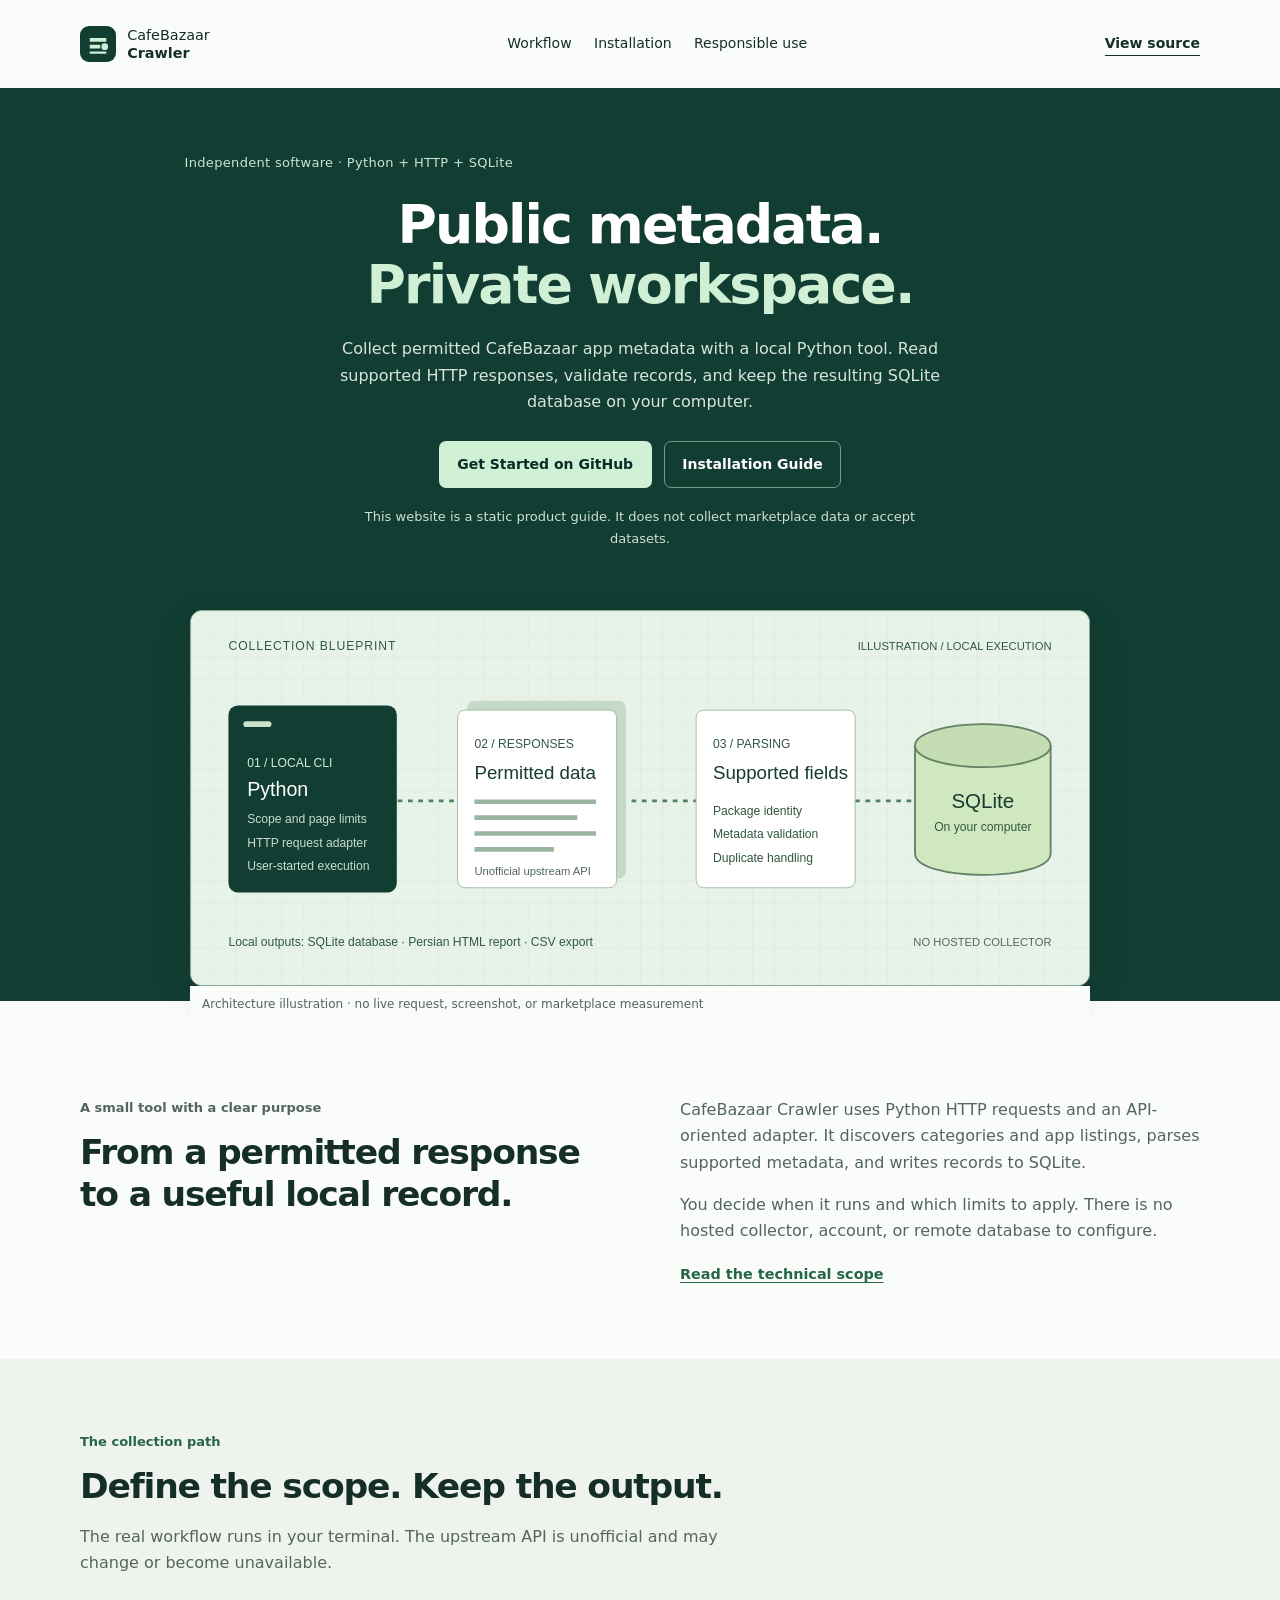
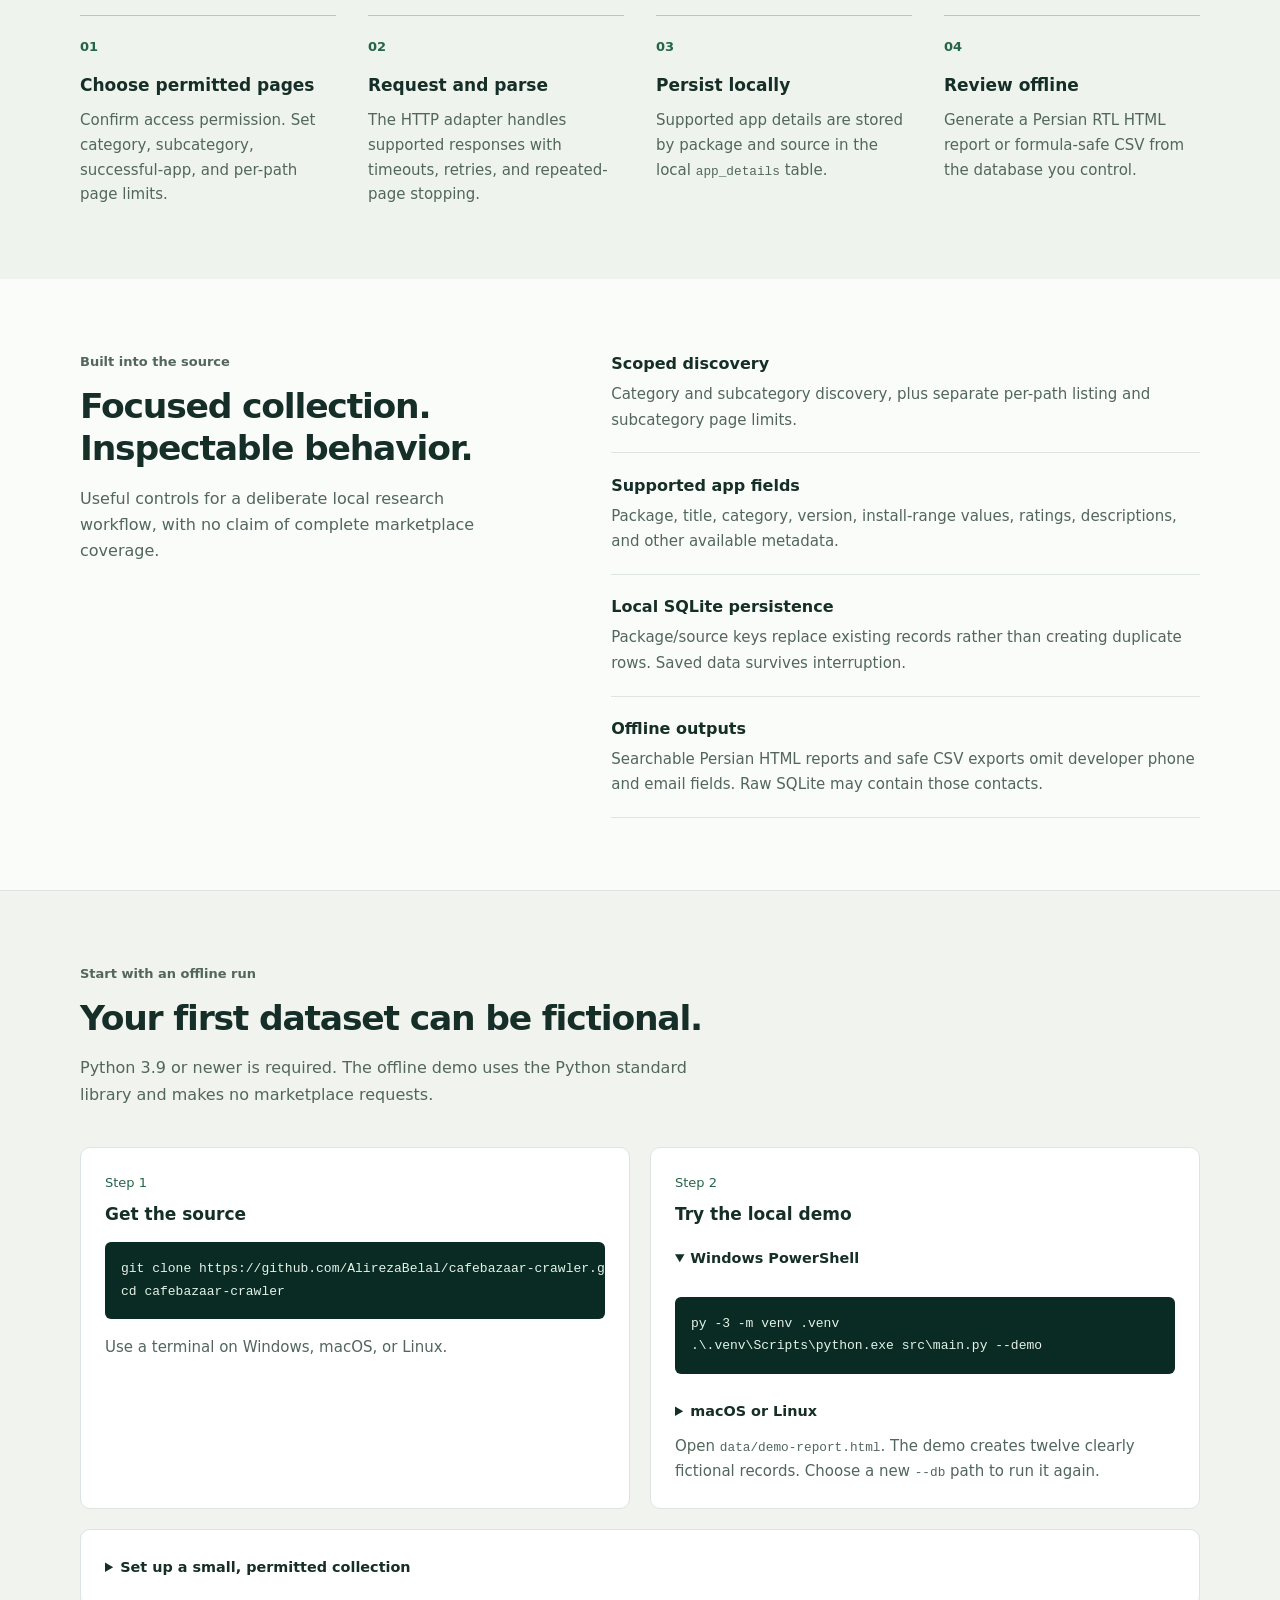
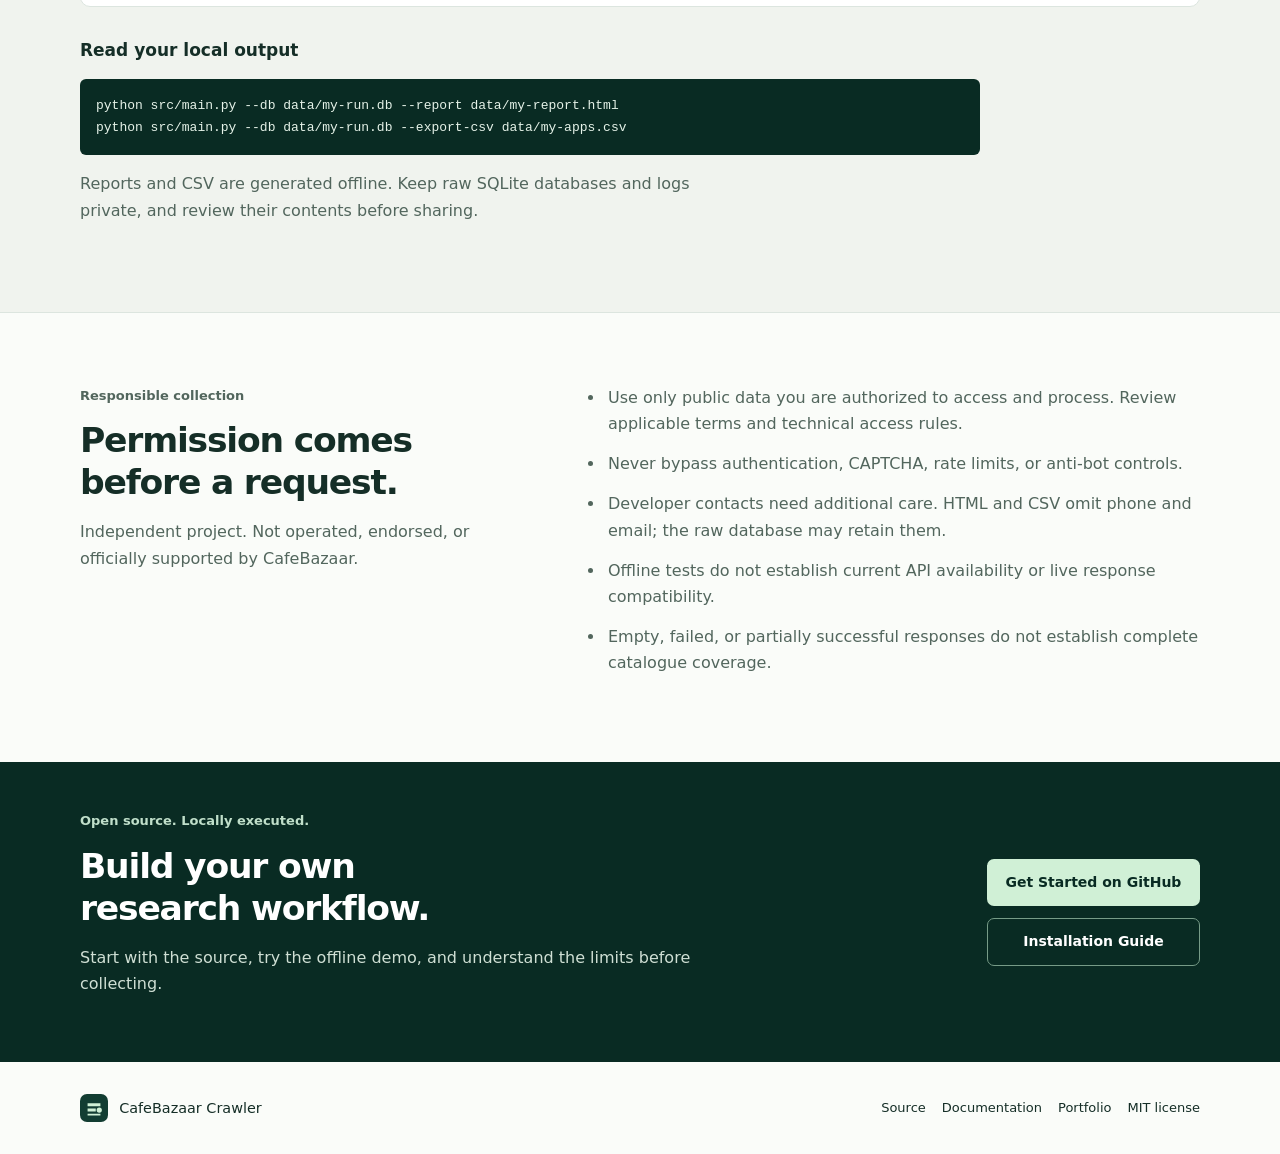
<file: site/index.html>
<!doctype html>
<html lang="en">
<head>
  <meta charset="utf-8">
  <meta name="viewport" content="width=device-width, initial-scale=1">
  <meta name="theme-color" content="#123d32">
  <meta name="description" content="CafeBazaar Crawler is local Python software for collecting permitted public app metadata through HTTP responses and storing it in SQLite.">
  <meta http-equiv="Content-Security-Policy" content="default-src 'self'; script-src 'none'; connect-src 'none'; img-src 'self'; style-src 'self'; font-src 'self'; object-src 'none'; base-uri 'self'; form-action 'none'">
  <link rel="canonical" href="https://alirezabelal.github.io/cafebazaar-crawler/">
  <link rel="icon" href="./assets/mark.svg" type="image/svg+xml">
  <link rel="stylesheet" href="./styles.css">
  <meta property="og:title" content="CafeBazaar Crawler — Your local metadata workspace">
  <meta property="og:description" content="Collect deliberately. Parse supported responses. Keep SQLite and offline reports on your own computer.">
  <meta property="og:url" content="https://alirezabelal.github.io/cafebazaar-crawler/">
  <meta property="og:type" content="website">
  <title>CafeBazaar Crawler — Local Python metadata collection</title>
</head>
<body>
<a class="skip" href="#main">Skip to content</a>
<header class="header wrap">
  <a class="brand" href="#top"><img src="./assets/mark.svg" width="36" height="36" alt=""><span>CafeBazaar <strong>Crawler</strong></span></a>
  <nav aria-label="Main navigation"><a href="#workflow">Workflow</a><a href="#installation">Installation</a><a href="#boundaries">Responsible use</a></nav>
  <a class="header-link" href="https://github.com/AlirezaBelal/cafebazaar-crawler">View source</a>
</header>
<main id="main">
  <section class="hero" id="top" aria-labelledby="hero-title">
    <div class="wrap hero-inner">
      <p class="eyebrow">Independent software · Python + HTTP + SQLite</p>
      <h1 id="hero-title">Public metadata.<br><span>Private workspace.</span></h1>
      <p class="hero-copy">Collect permitted CafeBazaar app metadata with a local Python tool. Read supported HTTP responses, validate records, and keep the resulting SQLite database on your computer.</p>
      <div class="actions"><a class="button primary" href="https://github.com/AlirezaBelal/cafebazaar-crawler">Get Started on GitHub</a><a class="button secondary" href="#installation">Installation Guide</a></div>
      <p class="hero-note">This website is a static product guide. It does not collect marketplace data or accept datasets.</p>
      <figure class="blueprint"><img src="./assets/collection-flow.svg" width="960" height="400" alt="Illustrated architecture: a local Python CLI requests permitted CafeBazaar responses, parses supported fields, and saves records into local SQLite."><figcaption>Architecture illustration · no live request, screenshot, or marketplace measurement</figcaption></figure>
    </div>
  </section>

  <section class="wrap overview section" aria-labelledby="overview-title">
    <div><p class="section-label">A small tool with a clear purpose</p><h2 id="overview-title">From a permitted response<br>to a useful local record.</h2></div>
    <div><p>CafeBazaar Crawler uses Python HTTP requests and an API-oriented adapter. It discovers categories and app listings, parses supported metadata, and writes records to SQLite.</p><p>You decide when it runs and which limits to apply. There is no hosted collector, account, or remote database to configure.</p><a class="inline-link" href="https://github.com/AlirezaBelal/cafebazaar-crawler/blob/master/PRODUCT.md">Read the technical scope</a></div>
  </section>

  <section class="workflow section" id="workflow" aria-labelledby="workflow-title"><div class="wrap">
    <div class="section-heading"><p class="section-label">The collection path</p><h2 id="workflow-title">Define the scope. Keep the output.</h2><p>The real workflow runs in your terminal. The upstream API is unofficial and may change or become unavailable.</p></div>
    <ol class="flow-list">
      <li><span class="index">01</span><h3>Choose permitted pages</h3><p>Confirm access permission. Set category, subcategory, successful-app, and per-path page limits.</p></li>
      <li><span class="index">02</span><h3>Request and parse</h3><p>The HTTP adapter handles supported responses with timeouts, retries, and repeated-page stopping.</p></li>
      <li><span class="index">03</span><h3>Persist locally</h3><p>Supported app details are stored by package and source in the local <code>app_details</code> table.</p></li>
      <li><span class="index">04</span><h3>Review offline</h3><p>Generate a Persian RTL HTML report or formula-safe CSV from the database you control.</p></li>
    </ol>
  </div></section>

  <section class="wrap section capabilities" aria-labelledby="capabilities-title">
    <div><p class="section-label">Built into the source</p><h2 id="capabilities-title">Focused collection.<br>Inspectable behavior.</h2><p>Useful controls for a deliberate local research workflow, with no claim of complete marketplace coverage.</p></div>
    <dl class="capability-list">
      <div><dt>Scoped discovery</dt><dd>Category and subcategory discovery, plus separate per-path listing and subcategory page limits.</dd></div>
      <div><dt>Supported app fields</dt><dd>Package, title, category, version, install-range values, ratings, descriptions, and other available metadata.</dd></div>
      <div><dt>Local SQLite persistence</dt><dd>Package/source keys replace existing records rather than creating duplicate rows. Saved data survives interruption.</dd></div>
      <div><dt>Offline outputs</dt><dd>Searchable Persian HTML reports and safe CSV exports omit developer phone and email fields. Raw SQLite may contain those contacts.</dd></div>
    </dl>
  </section>

  <section class="setup section" id="installation" aria-labelledby="install-title"><div class="wrap">
    <div class="section-heading"><p class="section-label">Start with an offline run</p><h2 id="install-title">Your first dataset can be fictional.</h2><p>Python 3.9 or newer is required. The offline demo uses the Python standard library and makes no marketplace requests.</p></div>
    <div class="setup-grid">
      <article><span class="step">Step 1</span><h3>Get the source</h3><pre tabindex="0" aria-label="Clone the repository"><code>git clone https://github.com/AlirezaBelal/cafebazaar-crawler.git
cd cafebazaar-crawler</code></pre><p>Use a terminal on Windows, macOS, or Linux.</p></article>
      <article><span class="step">Step 2</span><h3>Try the local demo</h3><details open><summary>Windows PowerShell</summary><pre tabindex="0" aria-label="Windows offline demo"><code>py -3 -m venv .venv
.\.venv\Scripts\python.exe src\main.py --demo</code></pre></details><details><summary>macOS or Linux</summary><pre tabindex="0" aria-label="macOS and Linux offline demo"><code>python3 -m venv .venv
. .venv/bin/activate
python src/main.py --demo</code></pre></details><p>Open <code>data/demo-report.html</code>. The demo creates twelve clearly fictional records. Choose a new <code>--db</code> path to run it again.</p></article>
    </div>
    <details class="live-guide"><summary>Set up a small, permitted collection</summary><div class="details-body"><p>First confirm that your intended access and use are allowed. Install the network dependencies inside the virtual environment:</p><pre tabindex="0" aria-label="Install network dependencies"><code># Windows PowerShell
.\.venv\Scripts\python.exe -m pip install -r requirements.txt
# macOS / Linux, with the environment activated
python -m pip install -r requirements.txt</code></pre><p>Use the environment’s Python executable for this deliberately small example:</p><pre tabindex="0" aria-label="Bounded collection command"><code>python src/main.py --category-limit 1 --subcategory-limit 1 --max-apps 3 --max-list-pages 1 --max-subcategory-pages 1</code></pre><p><strong>These are not global request limits.</strong> The app limit counts successful saves; page limits apply separately per path. Retries can issue additional HTTP requests. Keep conservative delays and stop if access is refused.</p><p>The default database is <code>data/cafebazaar_results.db</code>. Running without arguments makes no network requests. <code>--full</code> explicitly enables an unbounded collection and should not be a first run.</p></div></details>
    <div class="output-guide"><h3>Read your local output</h3><pre tabindex="0" aria-label="Generate local reports and CSV"><code>python src/main.py --db data/my-run.db --report data/my-report.html
python src/main.py --db data/my-run.db --export-csv data/my-apps.csv</code></pre><p>Reports and CSV are generated offline. Keep raw SQLite databases and logs private, and review their contents before sharing.</p></div>
  </div></section>

  <section class="wrap section trust" id="boundaries" aria-labelledby="trust-title">
    <div><p class="section-label">Responsible collection</p><h2 id="trust-title">Permission comes<br>before a request.</h2><p>Independent project. Not operated, endorsed, or officially supported by CafeBazaar.</p></div>
    <ul><li>Use only public data you are authorized to access and process. Review applicable terms and technical access rules.</li><li>Never bypass authentication, CAPTCHA, rate limits, or anti-bot controls.</li><li>Developer contacts need additional care. HTML and CSV omit phone and email; the raw database may retain them.</li><li>Offline tests do not establish current API availability or live response compatibility.</li><li>Empty, failed, or partially successful responses do not establish complete catalogue coverage.</li></ul>
  </section>
  <section class="closing"><div class="wrap"><div><p class="section-label">Open source. Locally executed.</p><h2>Build your own research workflow.</h2><p>Start with the source, try the offline demo, and understand the limits before collecting.</p></div><div class="actions"><a class="button primary" href="https://github.com/AlirezaBelal/cafebazaar-crawler">Get Started on GitHub</a><a class="button secondary" href="https://github.com/AlirezaBelal/cafebazaar-crawler#installation">Installation Guide</a></div></div></section>
</main>
<footer class="wrap footer"><a class="brand" href="#top"><img src="./assets/mark.svg" width="28" height="28" alt=""><span>CafeBazaar Crawler</span></a><nav aria-label="Footer navigation"><a href="https://github.com/AlirezaBelal/cafebazaar-crawler">Source</a><a href="https://github.com/AlirezaBelal/cafebazaar-crawler/blob/master/PRODUCT.md">Documentation</a><a href="https://alirezabelal.github.io/work/lab/cafebazaar-crawler/">Portfolio</a><a href="https://github.com/AlirezaBelal/cafebazaar-crawler/blob/master/LICENSE">MIT license</a></nav></footer>
</body></html>
</file>
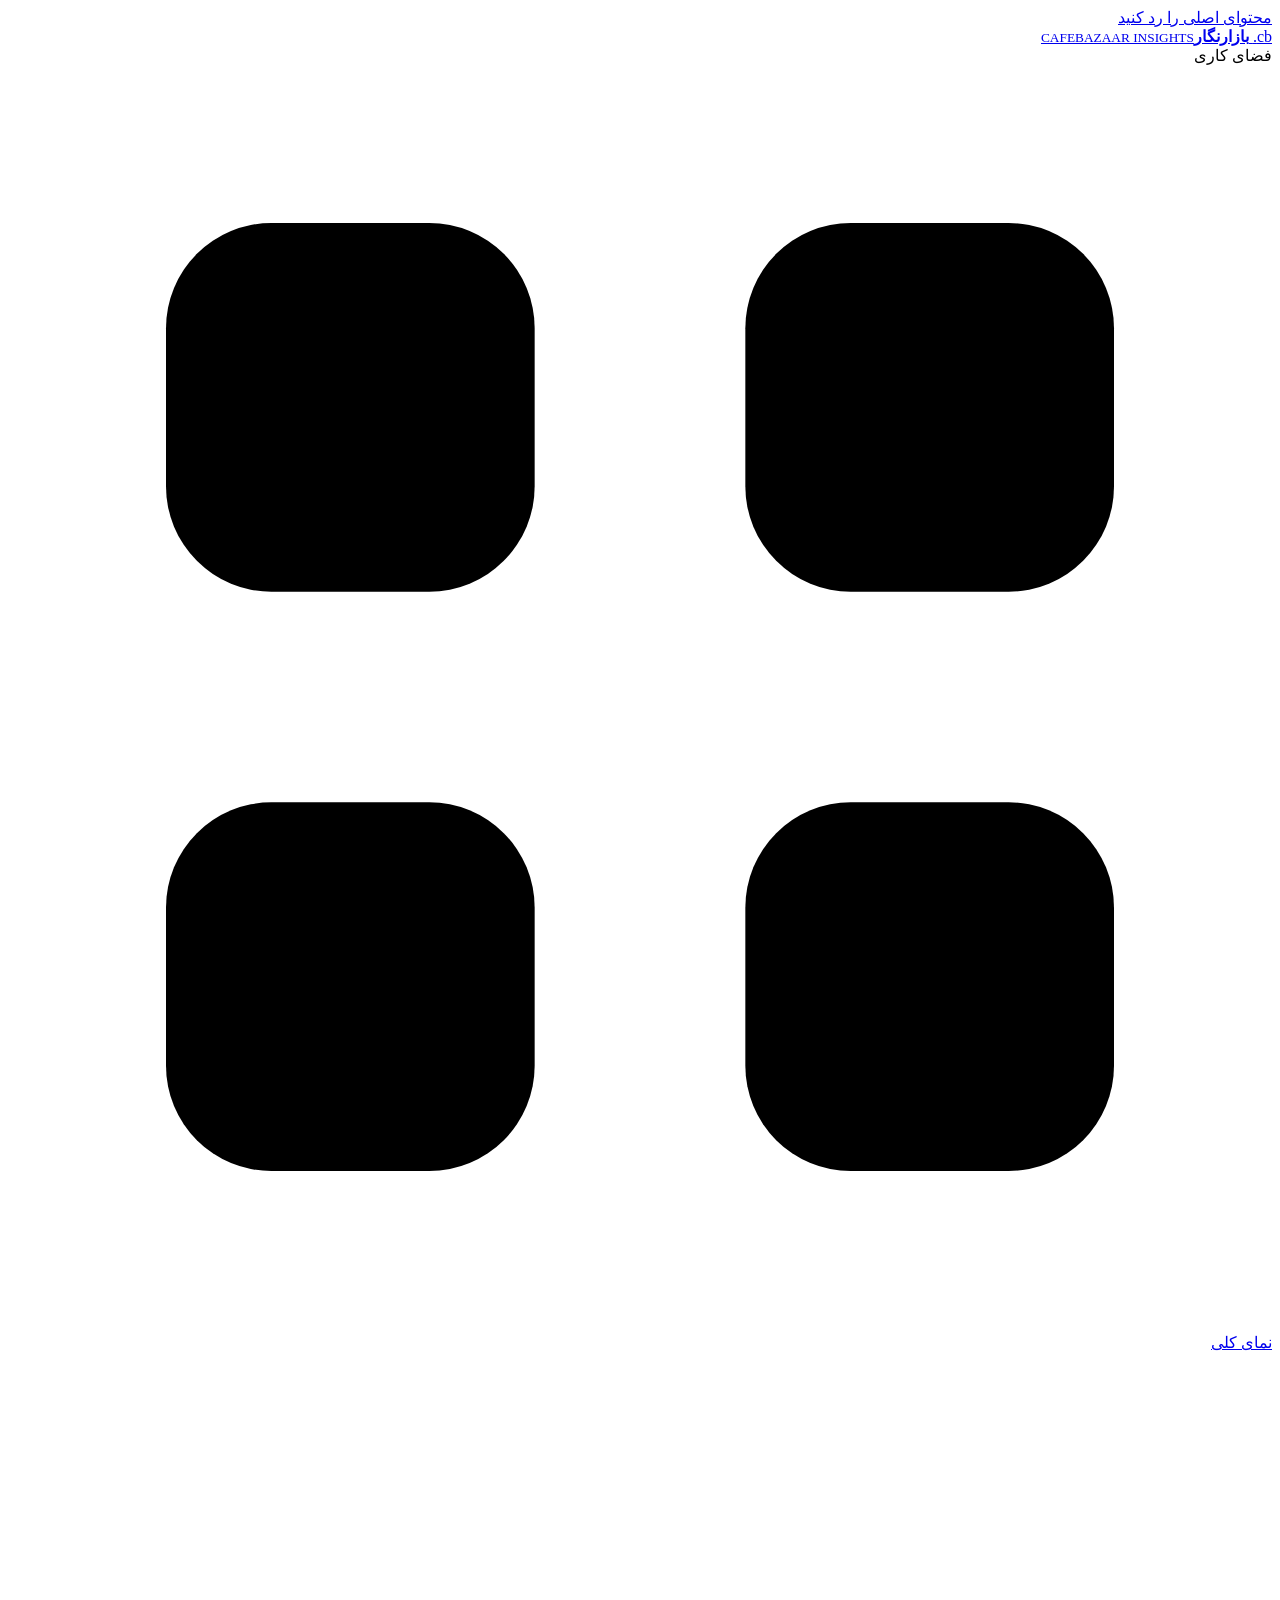
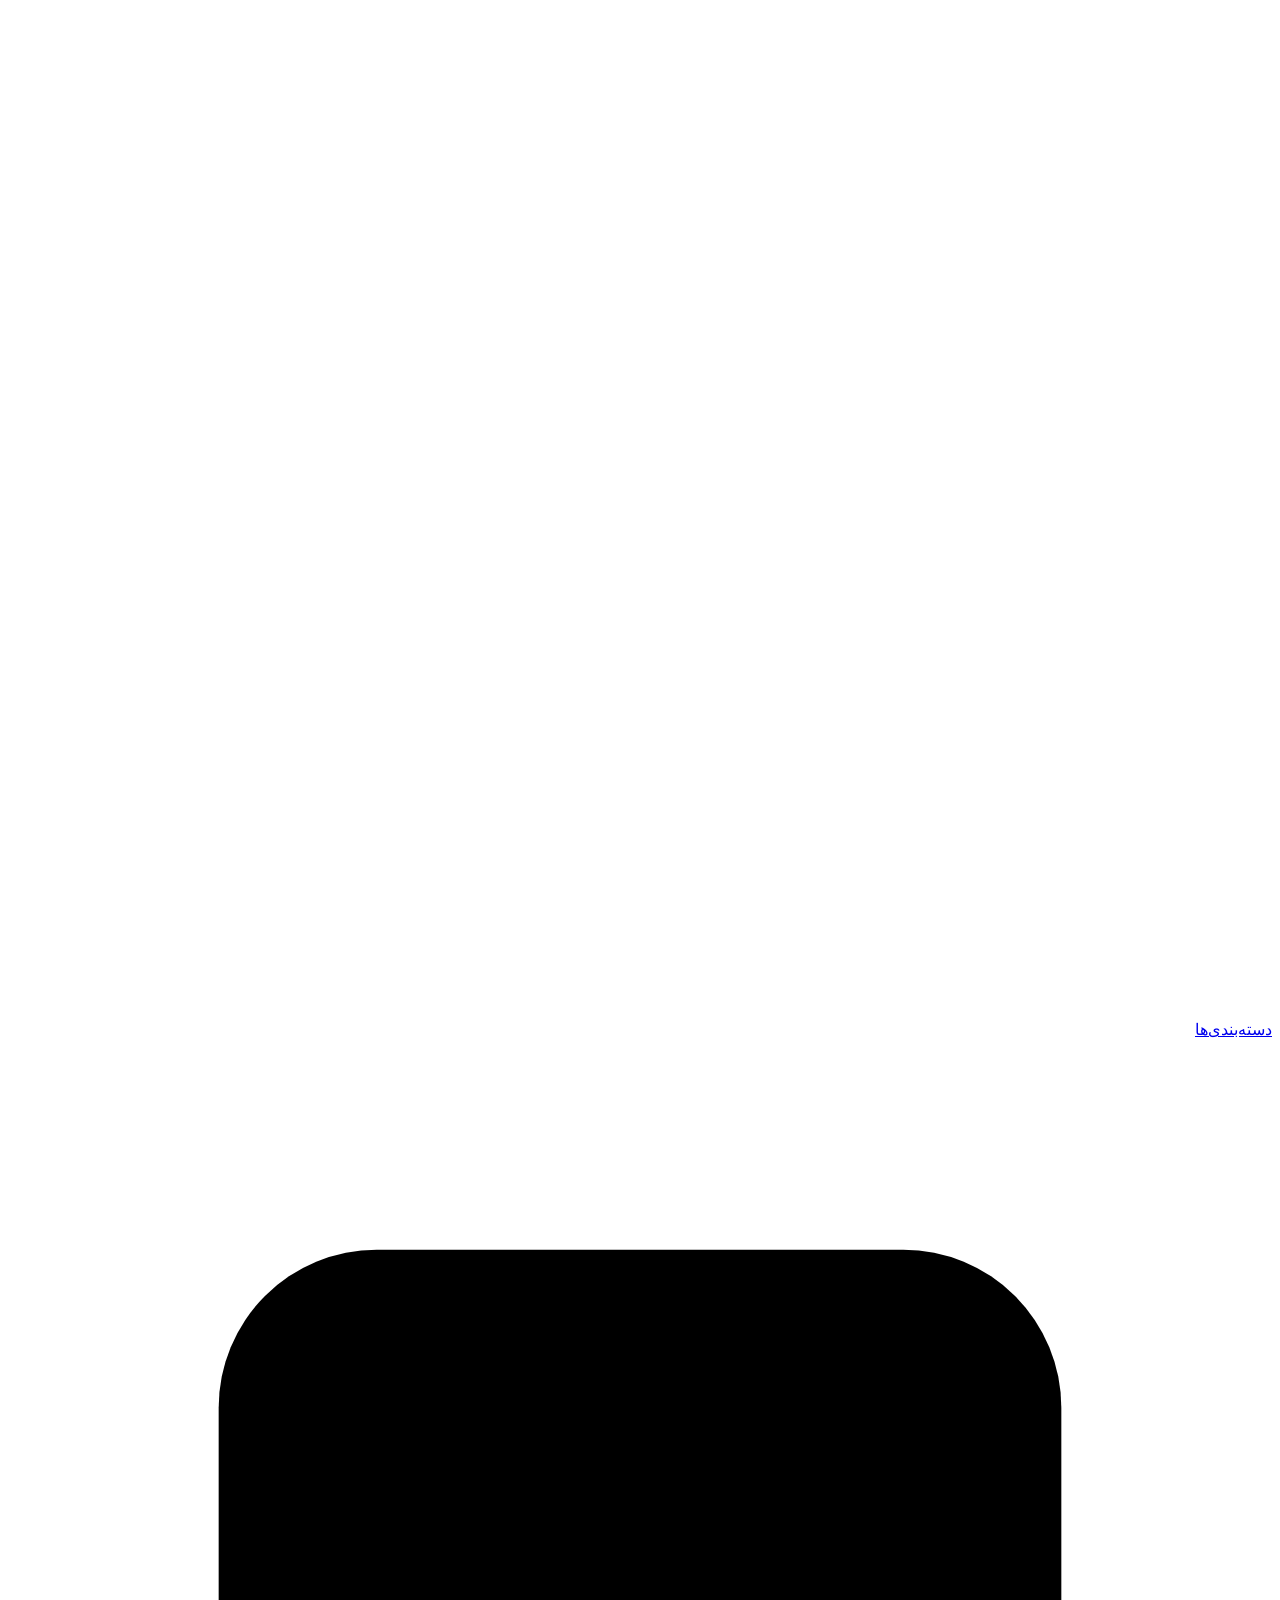
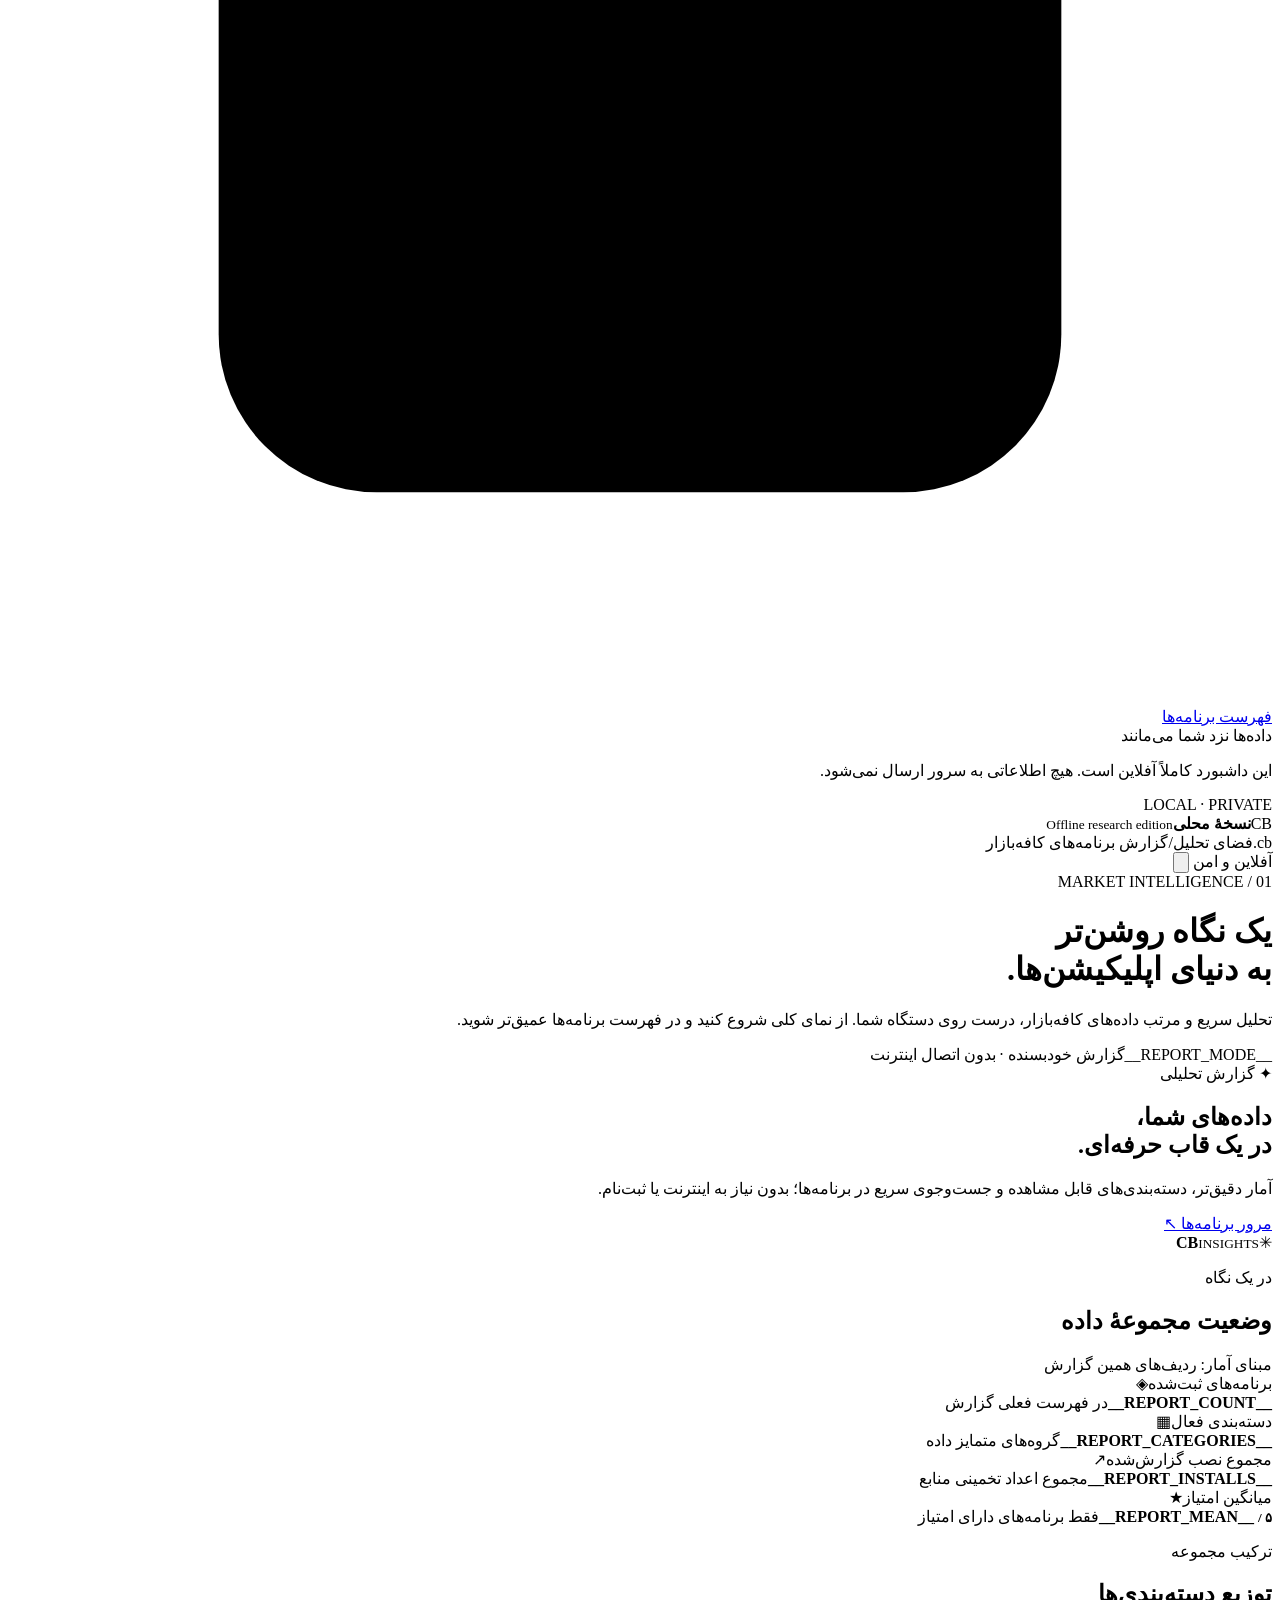
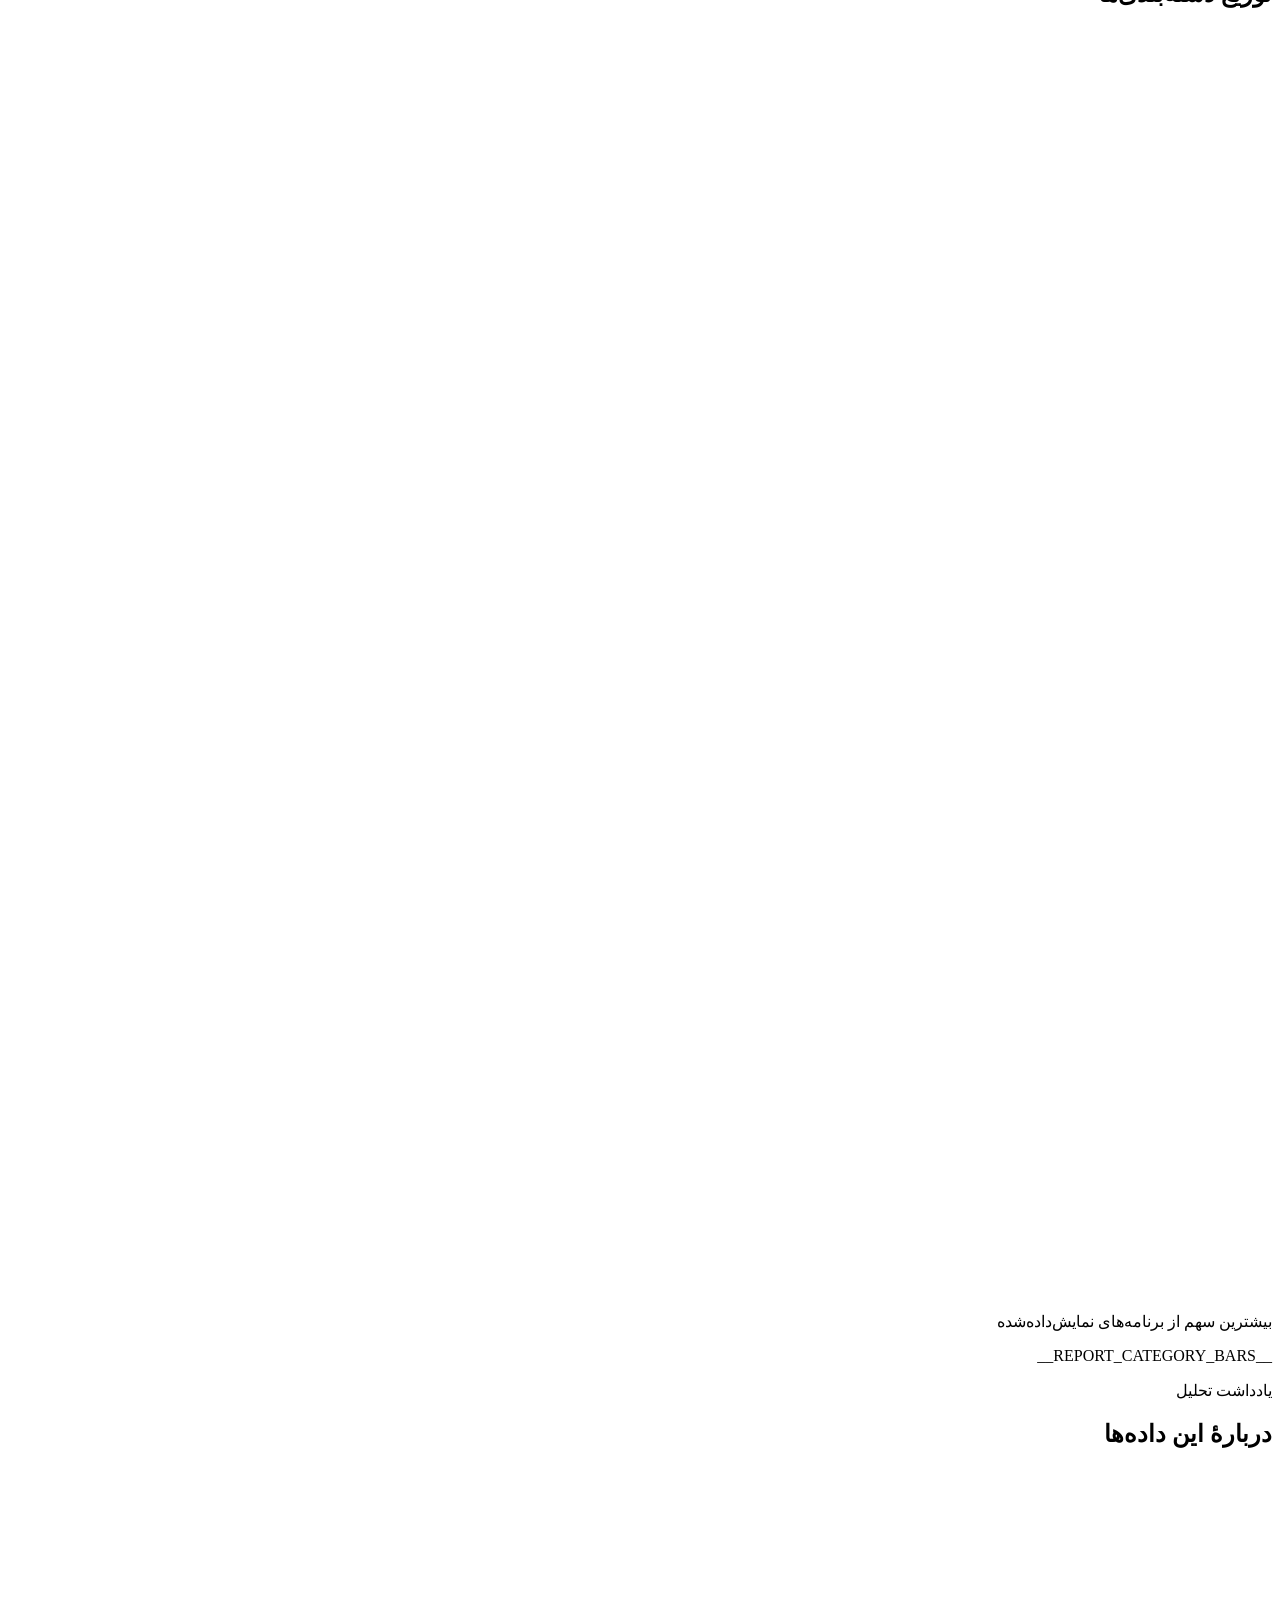
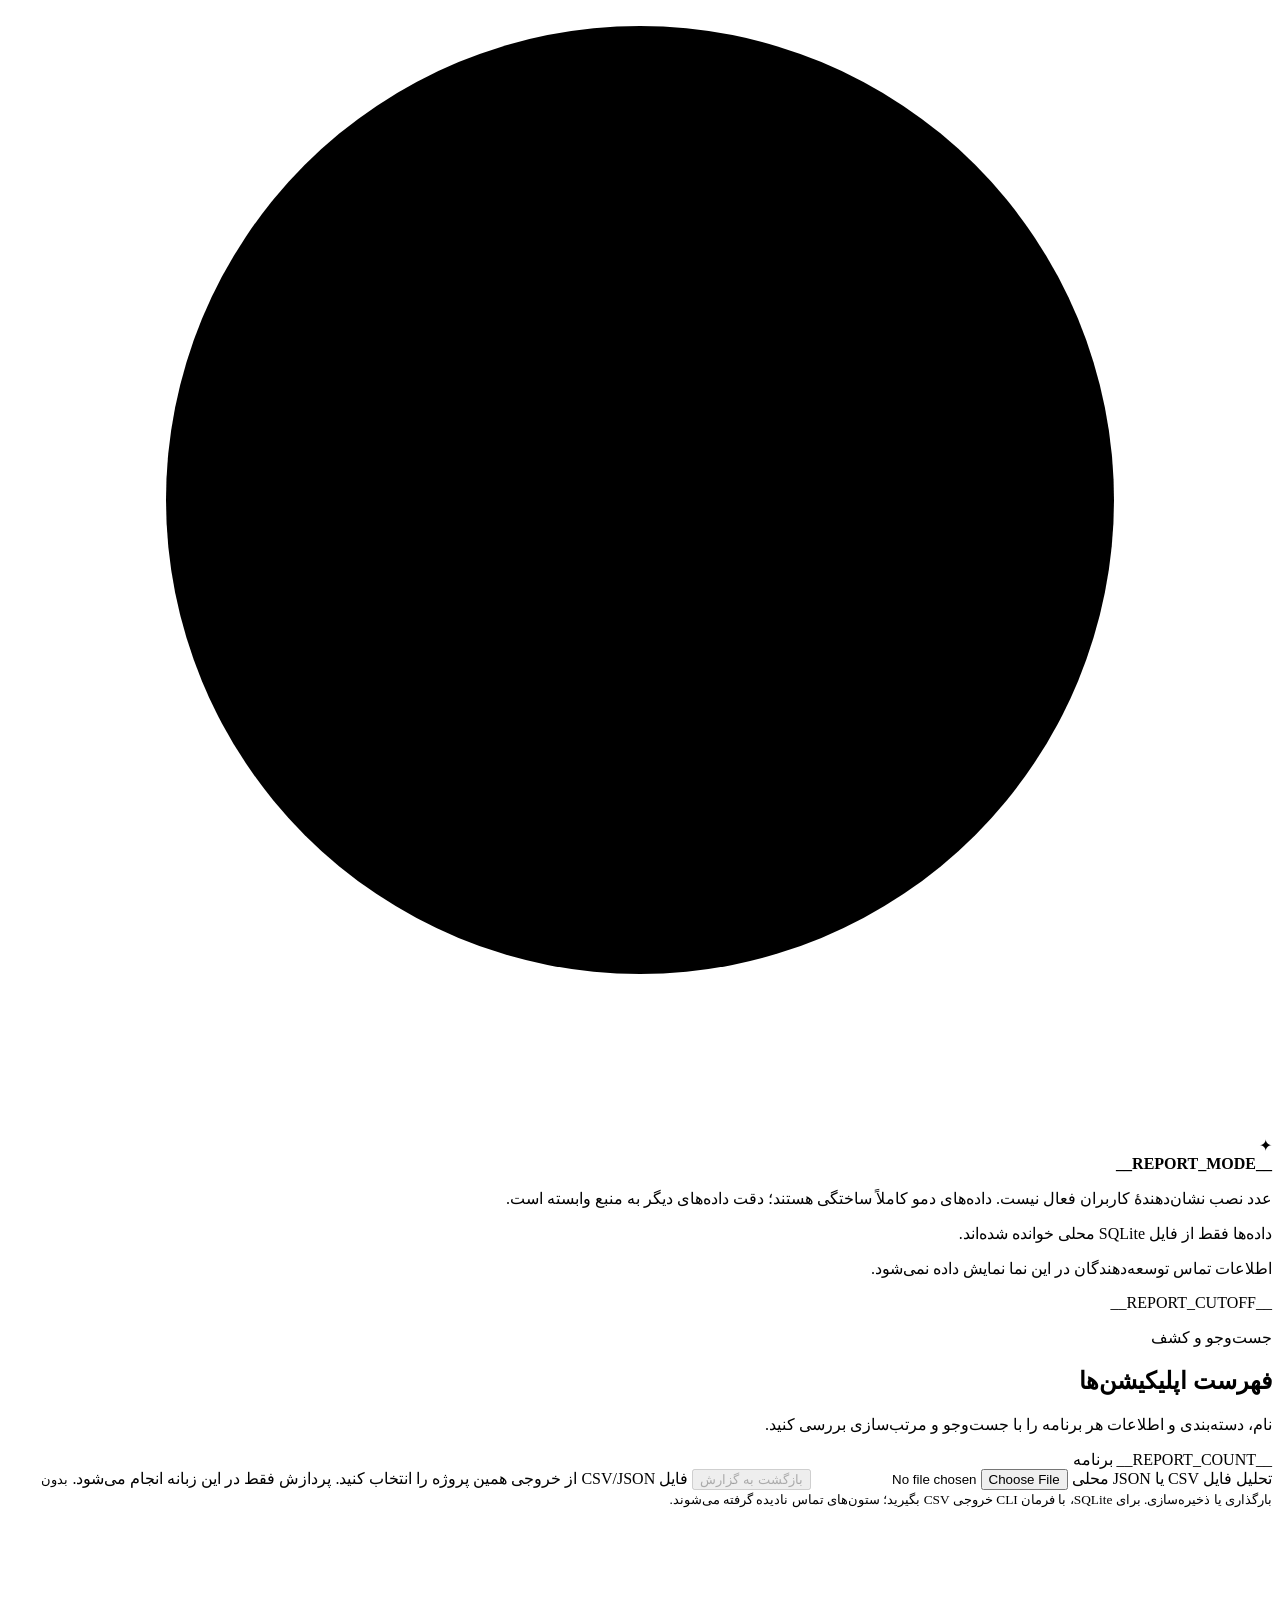
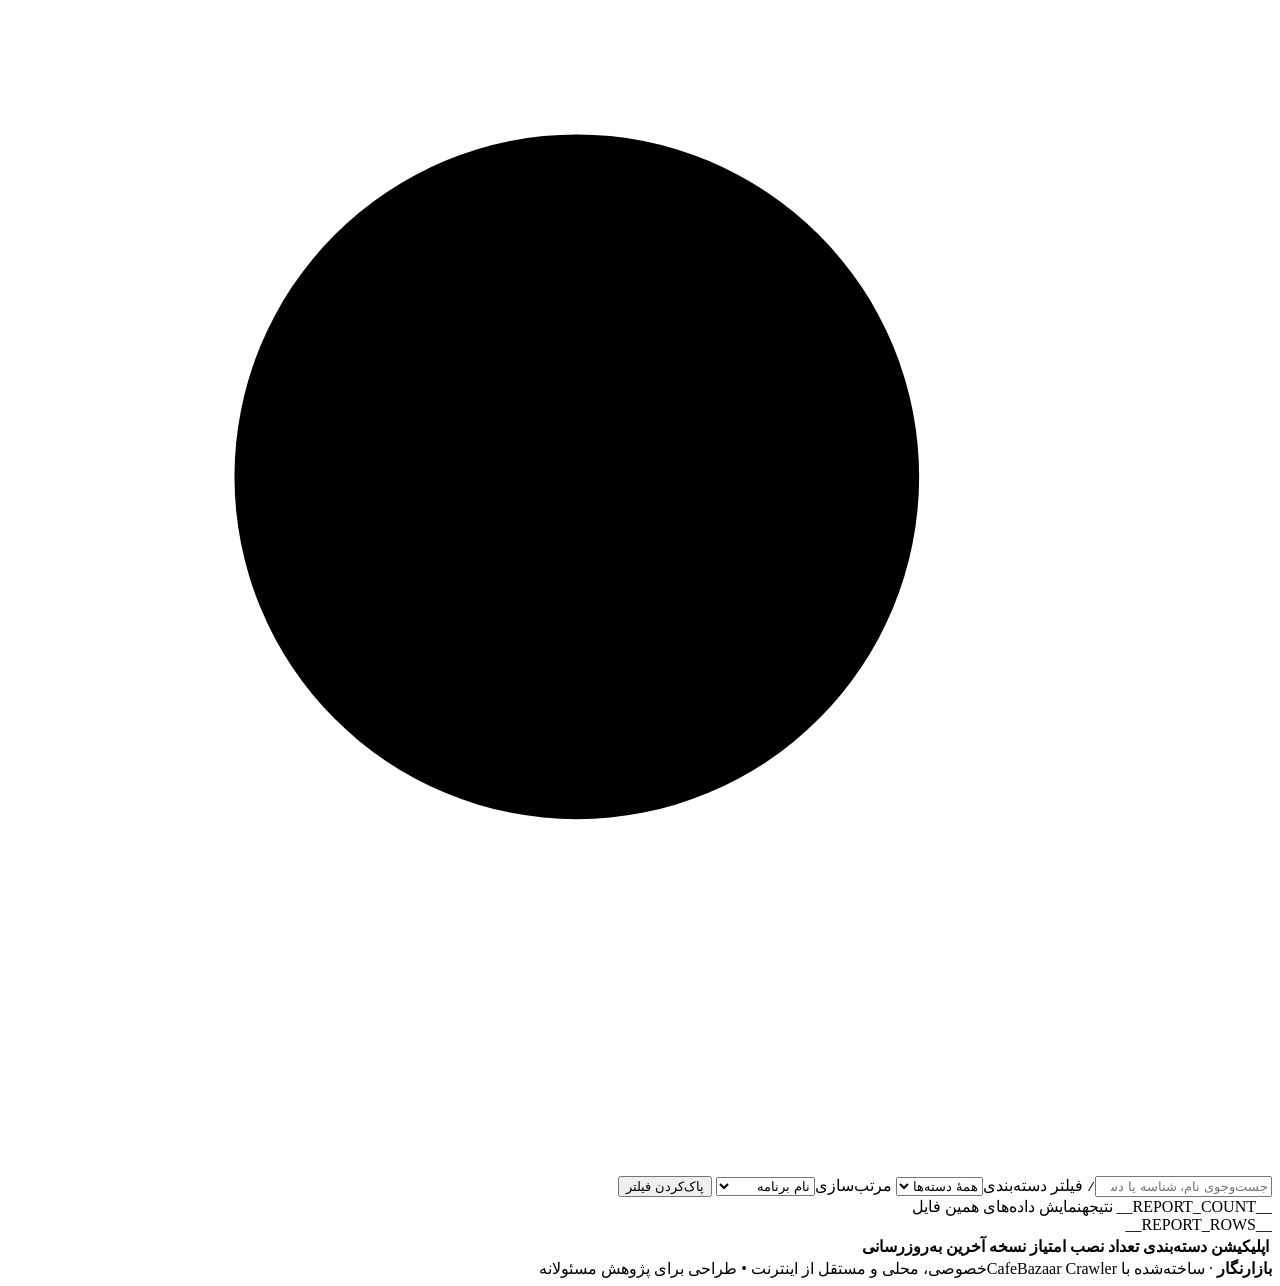
<file: src/report_template.html>
<!doctype html>
<html lang="fa" dir="rtl">
<head>
  <meta charset="utf-8">
  <link rel="icon" href="./favicon.svg" type="image/svg+xml">
  <meta name="viewport" content="width=device-width, initial-scale=1">
  <meta name="color-scheme" content="light dark">
  <meta http-equiv="Content-Security-Policy" content="default-src 'none'; img-src 'self'; font-src 'none'; connect-src 'none'; script-src 'unsafe-inline'; style-src 'unsafe-inline'; base-uri 'none'; form-action 'none'">
  <title>کافه‌بازار | داشبورد پژوهش بازار</title>
  <style>__REPORT_STYLE__</style>
</head>
<body>
  <a class="skip-link" href="#overview">محتوای اصلی را رد کنید</a>
<div class="app-shell">
  <aside class="sidebar" aria-label="منوی گزارش">
    <a class="identity" href="#overview" aria-label="بازگشت به نمای کلی">
      <span class="brand-mark" aria-hidden="true"><span class="mark-dot"></span><span>cb.</span></span>
      <span class="identity-copy"><strong>بازارنگار</strong><small>CAFEBAZAAR INSIGHTS</small></span>
    </a>
    <div class="sidebar-section-label">فضای کاری</div>
    <nav class="sidebar-nav" aria-label="بخش‌های گزارش">
      <a class="nav-link selected" href="#overview" aria-current="location">
        <svg viewBox="0 0 24 24" aria-hidden="true"><rect x="3" y="3" width="7" height="7" rx="2"/><rect x="14" y="3" width="7" height="7" rx="2"/><rect x="3" y="14" width="7" height="7" rx="2"/><rect x="14" y="14" width="7" height="7" rx="2"/></svg>
        <span>نمای کلی</span><span class="nav-indicator"></span>
      </a>
      <a class="nav-link" href="#categories">
        <svg viewBox="0 0 24 24" aria-hidden="true"><path d="M4 19V11M10 19V5M16 19v-9M22 19v-5" stroke-linecap="round"/></svg>
        <span>دسته‌بندی‌ها</span>
      </a>
      <a class="nav-link" href="#inventory">
        <svg viewBox="0 0 24 24" aria-hidden="true"><rect x="4" y="4" width="16" height="16" rx="3"/><path d="M8 9h8M8 13h8M8 17h5" stroke-linecap="round"/></svg>
        <span>فهرست برنامه‌ها</span>
      </a>
    </nav>
    <div class="sidebar-note">
      <span class="note-glow" aria-hidden="true"></span>
      <div class="note-heading">داده‌ها نزد شما می‌مانند</div>
      <p>این داشبورد کاملاً آفلاین است. هیچ اطلاعاتی به سرور ارسال نمی‌شود.</p>
      <div class="note-footer"><span class="signal" aria-hidden="true"></span> LOCAL · PRIVATE</div>
    </div>
    <div class="sidebar-bottom"><span class="sidebar-avatar" aria-hidden="true">CB</span><span><strong>نسخهٔ محلی</strong><small>Offline research edition</small></span></div>
  </aside>

  <div class="workspace">
    <header class="topbar">
      <div class="crumbs"><span class="mobile-brand">cb.</span><span class="crumb-primary">فضای تحلیل</span><span class="slash">/</span><span>گزارش برنامه‌های کافه‌بازار</span></div>
      <div class="top-actions">
        <span class="connection-badge"><span class="signal" aria-hidden="true"></span> آفلاین و امن</span>
        <button id="theme-toggle" class="icon-button" type="button" aria-label="تغییر تم روشن و تیره" aria-pressed="false" title="تغییر تم">
          <svg viewBox="0 0 24 24" aria-hidden="true"><path d="M20 15.2A8 8 0 0 1 8.8 4 8 8 0 1 0 20 15.2Z" stroke-linejoin="round"/></svg>
        </button>
      </div>
    </header>

    <main class="content" id="overview" tabindex="-1">
      <div class="section-heading">
        <div><div class="eyebrow"><span class="eyebrow-rule" aria-hidden="true"></span> MARKET INTELLIGENCE / 01</div>
          <h1>یک نگاه روشن‌تر<br><span>به دنیای اپلیکیشن‌ها.</span></h1>
          <p class="introduction">تحلیل سریع و مرتب داده‌های کافه‌بازار، درست روی دستگاه شما. از نمای کلی شروع کنید و در فهرست برنامه‌ها عمیق‌تر شوید.</p>
        </div>
        <div class="heading-aside"><span class="report-mode">__REPORT_MODE__</span><span class="report-subtitle">گزارش خودبسنده · بدون اتصال اینترنت</span></div>
      </div>

      <section class="hero" aria-label="معرفی داشبورد">
        <div class="hero-pattern" aria-hidden="true"><span></span><span></span><span></span></div>
        <div class="hero-text"><span class="hero-kicker"><span class="hero-spark" aria-hidden="true">✦</span> گزارش تحلیلی</span><h2>داده‌های شما،<br>در یک قاب حرفه‌ای.</h2><p>آمار دقیق‌تر، دسته‌بندی‌های قابل مشاهده و جست‌وجوی سریع در برنامه‌ها؛ بدون نیاز به اینترنت یا ثبت‌نام.</p><a href="#inventory" class="hero-link">مرور برنامه‌ها <span aria-hidden="true">↖</span></a></div>
        <div class="hero-visual" aria-hidden="true"><div class="visual-orbit orbit-one"></div><div class="visual-orbit orbit-two"></div><div class="visual-core"><span class="visual-core-star">✳</span><strong>CB</strong><small>INSIGHTS</small></div><div class="floating-dot dot-a"></div><div class="floating-dot dot-b"></div></div>
      </section>

      <section class="overview-section" aria-labelledby="overview-title">
        <div class="inline-heading"><div><p class="overline">در یک نگاه</p><h2 id="overview-title">وضعیت مجموعهٔ داده</h2></div><span class="soft-label">مبنای آمار: ردیف‌های همین گزارش</span></div>
        <div class="metric-grid">
          <article class="metric-card primary"><div class="metric-head"><span>برنامه‌های ثبت‌شده</span><span class="metric-icon" aria-hidden="true">◈</span></div><strong class="metric-number" dir="ltr">__REPORT_COUNT__</strong><span class="metric-caption">در فهرست فعلی گزارش</span><span class="metric-decoration" aria-hidden="true"></span></article>
          <article class="metric-card"><div class="metric-head"><span>دسته‌بندی فعال</span><span class="metric-icon violet" aria-hidden="true">▦</span></div><strong class="metric-number" dir="ltr">__REPORT_CATEGORIES__</strong><span class="metric-caption">گروه‌های متمایز داده</span></article>
          <article class="metric-card"><div class="metric-head"><span>مجموع نصب گزارش‌شده</span><span class="metric-icon blue" aria-hidden="true">↗</span></div><strong class="metric-number" dir="ltr">__REPORT_INSTALLS__</strong><span class="metric-caption">مجموع اعداد تخمینی منابع</span></article>
          <article class="metric-card"><div class="metric-head"><span>میانگین امتیاز</span><span class="metric-icon amber" aria-hidden="true">★</span></div><strong class="metric-number" dir="ltr">__REPORT_MEAN__ <small>/ ۵</small></strong><span class="metric-caption">فقط برنامه‌های دارای امتیاز</span></article>
        </div>
      </section>

      <section class="analysis-grid" id="categories" aria-label="تحلیل دسته‌بندی">
        <article class="surface distribution">
          <div class="surface-heading"><div><p class="overline">ترکیب مجموعه</p><h2>توزیع دسته‌بندی‌ها</h2></div><span class="heading-icon" aria-hidden="true"><svg viewBox="0 0 24 24"><path d="M4 16v4M10 10v10M16 4v16M22 13v7" stroke-linecap="round"/></svg></span></div>
          <p class="section-helper">بیشترین سهم از برنامه‌های نمایش‌داده‌شده</p>
          <div class="category-bars">__REPORT_CATEGORY_BARS__</div>
        </article>
        <article class="surface insights">
          <div class="surface-heading"><div><p class="overline">یادداشت تحلیل</p><h2>دربارهٔ این داده‌ها</h2></div><span class="heading-icon" aria-hidden="true"><svg viewBox="0 0 24 24"><circle cx="12" cy="12" r="9"/><path d="M12 11v5M12 7.5v.5" stroke-linecap="round"/></svg></span></div>
          <div class="insight-banner"><span class="insight-symbol" aria-hidden="true">✦</span><div><strong>__REPORT_MODE__</strong><p>عدد نصب نشان‌دهندهٔ کاربران فعال نیست. داده‌های دمو کاملاً ساختگی هستند؛ دقت داده‌های دیگر به منبع وابسته است.</p></div></div>
          <div class="insight-row"><span class="insight-bullet" aria-hidden="true"></span><p>داده‌ها فقط از فایل SQLite محلی خوانده شده‌اند.</p></div>
          <div class="insight-row"><span class="insight-bullet" aria-hidden="true"></span><p>اطلاعات تماس توسعه‌دهندگان در این نما نمایش داده نمی‌شود.</p></div>
          <div class="insight-row"><span class="insight-bullet" aria-hidden="true"></span><p>__REPORT_CUTOFF__</p></div>
        </article>
      </section>

      <section class="surface inventory" id="inventory" aria-labelledby="inventory-title">
        <div class="inventory-heading"><div><p class="overline">جست‌وجو و کشف</p><h2 id="inventory-title">فهرست اپلیکیشن‌ها</h2><p class="section-helper">نام، دسته‌بندی و اطلاعات هر برنامه را با جست‌وجو و مرتب‌سازی بررسی کنید.</p></div><span class="table-count">__REPORT_COUNT__ برنامه</span></div>
        <div class="local-data-tools">
          <label for="local-data-file">تحلیل فایل CSV یا JSON محلی
            <input id="local-data-file" type="file" accept=".csv,.json,text/csv,application/json" aria-describedby="local-data-help local-data-status">
          </label>
          <button type="button" id="reset-local-data" class="reset-button" disabled>بازگشت به گزارش</button>
          <span id="local-data-status" role="status" aria-live="polite">فایل CSV/JSON از خروجی همین پروژه را انتخاب کنید. پردازش فقط در این زبانه انجام می‌شود.</span>
          <small id="local-data-help">بدون بارگذاری یا ذخیره‌سازی. برای SQLite، با فرمان CLI خروجی CSV بگیرید؛ ستون‌های تماس نادیده گرفته می‌شوند.</small>
        </div>
        <div class="toolbar">
          <label class="search-box" for="search"><svg viewBox="0 0 24 24" aria-hidden="true"><circle cx="10.8" cy="10.8" r="6.5"/><path d="m16 16 5 5" stroke-linecap="round"/></svg><input id="search" type="search" autocomplete="off" placeholder="جست‌وجوی نام، شناسه یا دسته‌بندی..." aria-label="جست‌وجوی برنامه‌ها"><kbd aria-hidden="true">/</kbd></label>
          <label class="select-wrap"><span class="sr-only">فیلتر دسته‌بندی</span><select id="category-filter" aria-label="فیلتر دسته‌بندی"><option value="">همهٔ دسته‌ها</option>__REPORT_CATEGORY_OPTIONS__</select></label>
          <label class="select-wrap"><span class="sr-only">مرتب‌سازی</span><select id="sort-order" aria-label="مرتب‌سازی"><option value="name">نام برنامه</option><option value="installs">بیشترین نصب</option><option value="rating">بالاترین امتیاز</option></select></label>
          <button type="button" id="reset-filters" class="reset-button">پاک‌کردن فیلتر</button>
        </div>
        <div class="table-info"><span id="results-count" role="status" aria-live="polite">__REPORT_COUNT__ نتیجه</span><span>نمایش داده‌های همین فایل</span></div>
        <div class="table-scroll"><table id="apps"><thead><tr><th scope="col">اپلیکیشن</th><th scope="col">دسته‌بندی</th><th scope="col">تعداد نصب</th><th scope="col">امتیاز</th><th scope="col">نسخه</th><th scope="col">آخرین به‌روزرسانی</th></tr></thead><tbody>__REPORT_ROWS__</tbody></table></div>
        <div id="empty" class="empty-state" role="status" hidden><span class="empty-icon" aria-hidden="true">⌕</span><strong>نتیجه‌ای پیدا نشد</strong><p>عبارت دیگری امتحان کنید یا فیلترها را پاک کنید.</p><button type="button" id="empty-reset" class="reset-button">نمایش همهٔ برنامه‌ها</button></div>
      </section>

      <footer class="footer"><span><strong>بازارنگار</strong> · ساخته‌شده با CafeBazaar Crawler</span><span>خصوصی، محلی و مستقل از اینترنت <span class="footer-dot" aria-hidden="true">•</span> طراحی برای پژوهش مسئولانه</span></footer>
    </main>
  </div>
</div>
<script>__REPORT_SCRIPT__</script>
</body>
</html>
</file>
<file: site/styles.css>
@charset "utf-8";
:root{color-scheme:light;--forest:#123d32;--deep:#092b23;--mint:#d0f0d6;--green:#256548;--ink:#152e27;--muted:#52665d;--line:#dce5df;--paper:#fafcf9;font-family:"Segoe UI Variable","Segoe UI",Aptos,system-ui,sans-serif;font-synthesis:none;color:var(--ink);background:var(--paper);font-size:16px}

*{box-sizing:border-box}
html{scroll-behavior:smooth;scroll-padding-top:2rem}
body{margin:0;min-width:320px;line-height:1.65}
img{display:block;max-width:100%;height:auto}
a{color:inherit;text-underline-offset:.22em}
a:hover{color:var(--green)}
a,summary{touch-action:manipulation}
a:focus-visible,summary:focus-visible,pre:focus-visible{outline:3px solid white;outline-offset:3px;box-shadow:0 0 0 6px var(--green)}
h1,h2,h3,p{margin-top:0}
h1,h2{font-weight:650;letter-spacing:-.035em;text-wrap:balance}
h1{font-size:clamp(2.1rem,4.2vw,3.5rem);line-height:1.12;margin-bottom:1.3rem}
h2{font-size:clamp(1.5rem,2.7vw,2.25rem);line-height:1.22;margin-bottom:1rem}
h3{font-size:1.0625rem;line-height:1.4;font-weight:650;margin-bottom:.65rem}
p{max-width:65ch;margin-bottom:1rem}
code{font-family:ui-monospace,"Cascadia Code",Consolas,monospace;font-size:.85em}
p code{overflow-wrap:anywhere}
::selection{background:#d2ebbb;color:#132f24}
.wrap{width:min(1120px,calc(100% - 3rem));margin-inline:auto}
.skip{position:absolute;top:.8rem;left:1rem;z-index:10;transform:translateY(-180%);padding:.6rem 1rem;background:white;color:var(--ink)}
.skip:focus{transform:none}
.header{display:flex;gap:1.4rem;align-items:center;justify-content:space-between;min-height:88px}
.brand{display:inline-flex;gap:.7rem;align-items:center;text-decoration:none;font-size:.9rem;font-weight:450;line-height:1.25}
.brand strong{display:block;font-weight:700}
.header nav,.footer nav{display:flex;flex-wrap:wrap;gap:1.4rem;font-size:.875rem}
.header nav a,.header-link,.footer a{text-decoration:none}
.header-link{font-size:.875rem;font-weight:650;border-bottom:1px solid var(--ink);white-space:nowrap}
.hero{background:var(--forest);color:white;text-align:center;padding:4rem 0 0}
.hero-inner{max-width:1120px}
.hero h1 span{color:var(--mint)}
.eyebrow{color:#c9e4d4;font-size:.8125rem;letter-spacing:.025em;margin-bottom:1.35rem}
.hero-copy{color:#d7e5dd;max-width:660px;margin:0 auto 1.6rem;font-size:1rem}
.actions{display:flex;justify-content:center;flex-wrap:wrap;gap:.75rem}
.button{display:inline-flex;align-items:center;justify-content:center;min-height:46px;padding:.7rem 1.1rem;border:1px solid transparent;border-radius:7px;font-size:.875rem;font-weight:650;text-decoration:none;transition:background-color .15s,color .15s,border-color .15s}
.primary{background:var(--mint);color:var(--deep)}
.primary:hover{background:white;color:var(--deep)}
.secondary{border-color:#769b87;color:white}
.secondary:hover{background:#234e40;color:white}
.hero-note{max-width:560px;margin:1.1rem auto 2.3rem;font-size:.8125rem;color:#d0dfd5}
.blueprint{max-width:900px;margin:0 auto;position:relative;transform:translateY(1.5rem)}
.blueprint img{width:100%;border-radius:12px;border:1px solid #89ab95;background:#e7f2e8;box-shadow:0 14px 36px #072a2320}
.blueprint figcaption{font-size:.75rem;margin-top:0;padding:.6rem .75rem;color:var(--muted);background:var(--paper);border-radius:0 0 6px 6px;text-align:left}
.section{padding-block:4.5rem;scroll-margin-top:1rem}
.overview{padding-top:6rem;display:grid;grid-template-columns:1fr 1fr;gap:5rem}
.section-label{font-size:.8125rem;font-weight:650;color:var(--green);margin-bottom:.8rem}
.overview p,.capabilities p,.capability-list dd,.setup p,.trust p{color:var(--muted)}
.inline-link{font-size:.9rem;color:var(--green);font-weight:650}
.workflow{background:#eef4ed}
.section-heading{max-width:720px;margin-bottom:2.4rem}
.section-heading>p:last-child{color:var(--muted)}
.flow-list{display:grid;grid-template-columns:repeat(4,minmax(0,1fr));gap:2rem;list-style:none;padding:0;margin:0}
.flow-list li{border-top:1px solid #b8cabc;padding-top:1.1rem}
.index{display:inline-block;margin-bottom:1rem;font-size:.8125rem;font-weight:650;color:var(--green);font-variant-numeric:tabular-nums}
.flow-list p{font-size:.9375rem;color:var(--muted);margin:0}
.capabilities{display:grid;grid-template-columns:.85fr 1.15fr;gap:6rem}
.capability-list{margin:0}
.capability-list>div{padding:1.2rem 0;border-bottom:1px solid var(--line)}
.capability-list>div:first-child{padding-top:0}
.capability-list dt{font-size:1rem;font-weight:650;margin-bottom:.3rem}
.capability-list dd{font-size:.9375rem;line-height:1.7;margin:0}
.setup{background:#f0f3ee;border-block:1px solid var(--line)}
.setup-grid{display:grid;grid-template-columns:1fr 1fr;gap:1.25rem}
.setup article{min-width:0;background:white;border:1px solid var(--line);padding:1.5rem;border-radius:10px}
.step{display:block;color:var(--green);font-size:.8125rem;margin-bottom:.6rem}
.setup article p{font-size:.9375rem;margin-bottom:0}
pre{max-width:100%;overflow-x:auto;padding:1rem;margin:1rem 0;color:#e5f2e8;background:var(--deep);border-radius:6px;font:400 .8125rem/1.7 ui-monospace,"Cascadia Code",Consolas,monospace}
pre code{white-space:pre;font:inherit}
summary{cursor:pointer;font-size:.9rem;font-weight:650;padding:.65rem 0}
.live-guide{margin-top:1.25rem;background:white;border:1px solid var(--line);padding:1rem 1.5rem;border-radius:10px}
.details-body{padding-top:.5rem;max-width:900px}
.output-guide{margin-top:2rem;max-width:900px}
.trust{display:grid;grid-template-columns:.8fr 1.2fr;gap:6rem}
.trust ul{margin:0;padding-left:1.2rem;color:var(--muted)}
.trust li{padding-left:.2rem;margin-bottom:.85rem}
.closing{background:var(--deep);color:white;padding-block:3rem}
.closing>.wrap{display:flex;gap:2rem;align-items:center;justify-content:space-between}
.closing h2{max-width:22ch}
.closing p{color:#cfdfd4}
.closing .section-label{color:#c0dfca}
.closing .actions{flex-shrink:0;flex-direction:column}
.footer{padding-block:2rem;display:flex;justify-content:space-between;align-items:center;gap:2rem}
.footer nav{gap:1rem;font-size:.8125rem}

@media(max-width:900px){.header{flex-wrap:wrap;padding-block:1rem;gap:1rem}
.header nav{order:3;width:100%;gap:1.2rem}
.hero{padding-top:3rem}
.overview,.capabilities,.trust{gap:2rem}
.flow-list{grid-template-columns:repeat(2,minmax(0,1fr))}
.closing>.wrap{align-items:flex-start;flex-direction:column}
.closing .actions{flex-direction:row;flex-wrap:wrap}
}

@media(max-width:650px){.wrap{width:calc(100% - 2rem)}
.brand{font-size:.85rem}
.header nav{font-size:.8125rem;gap:1.2rem}
.hero{padding-top:2.5rem}
h1{font-size:clamp(2rem,8.5vw,2.5rem)}
.hero-copy{font-size:.9375rem}
.hero-note{font-size:.8125rem}
.blueprint{transform:translateY(1rem)}
.blueprint figcaption{font-size:.75rem}
.section{padding-block:3rem}
.overview{padding-top:4rem}
.overview,.capabilities,.trust,.setup-grid{grid-template-columns:1fr;gap:1.5rem}
.flow-list{gap:1.5rem}
.flow-list h3{font-size:1rem}
.flow-list p{font-size:.9375rem}
.setup article,.live-guide{padding:1.1rem}
.footer{align-items:flex-start;flex-direction:column;gap:1.3rem}
.closing{padding-block:2.5rem}
}

@media(max-width:380px){.hero .actions{flex-direction:column}
.header nav{gap:.8rem}
.flow-list{grid-template-columns:1fr}
.blueprint figcaption{line-height:1.6}
.button{font-size:.8125rem}
}

@media(prefers-reduced-motion:reduce){html{scroll-behavior:auto}
*{transition:none!important}
}
</file>
